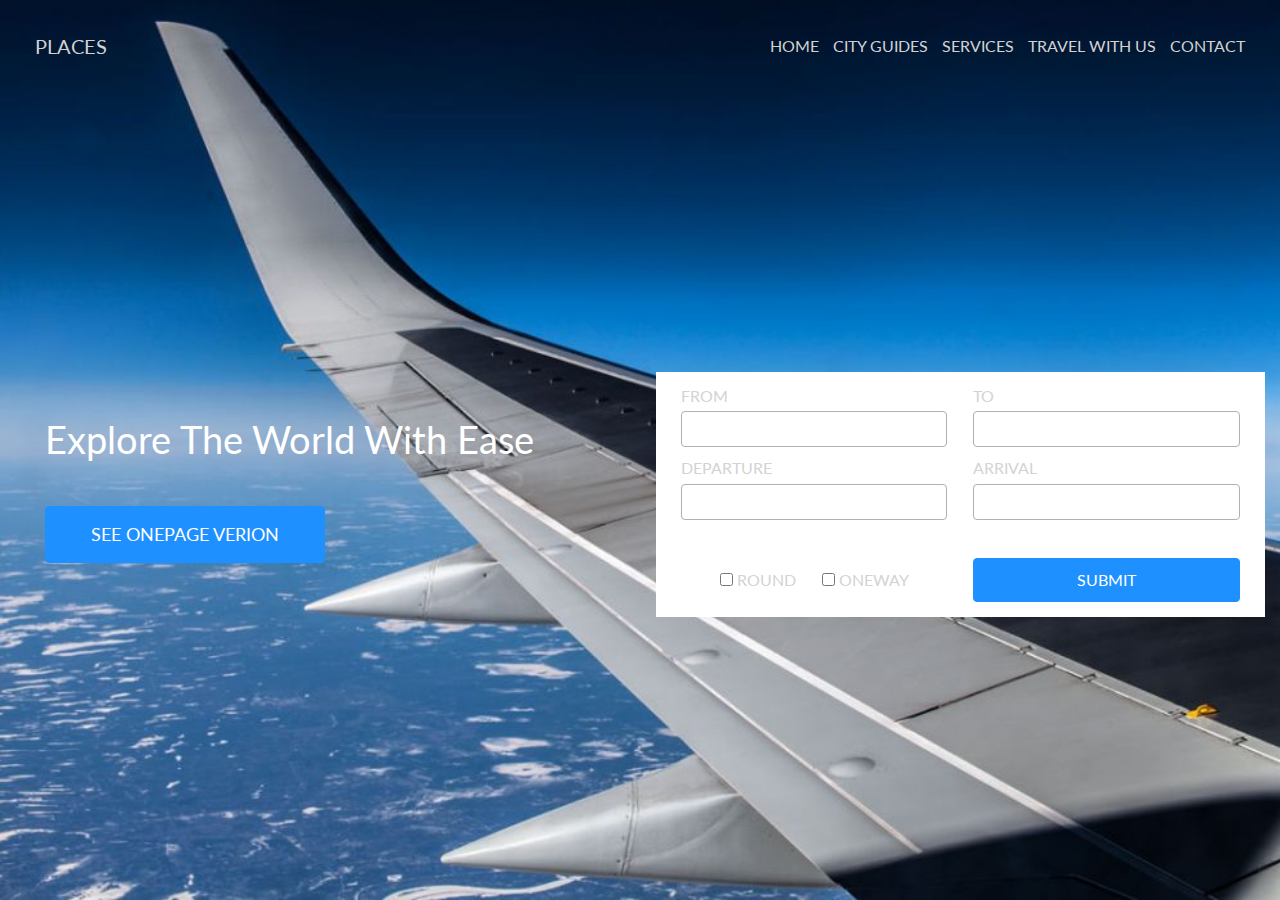
<file: 01. Airline landing/index.html>
<!DOCTYPE html>
<html lang="en">
<head>
    <meta charset="UTF-8">
    <meta name="viewport" content="width=device-width, initial-scale=1.0">
    <title>Plane land</title>
    <link href="https://fonts.googleapis.com/css2?family=Lato&display=swap" rel="stylesheet">
    <link rel="stylesheet" href="normalize.css" />
    <link rel="stylesheet" href="styles.css" />
</head>
<body class="page">
    <header class="header">
        <button class="burger-menu">
            <span></span>
            <span></span>
            <span></span>
        </button>
        <div class="logo">
            places
        </div>
        <div class="navigation">
            <nav>
                <ul class="nav-list">
                    <li class="nav-list-item">
                        <a href="https//:home.com" class="nav-list-link">home</a>
                    </li>
                    <li class="nav-list-item">
                        <a href="https//:city.com" class="nav-list-link">city guides</a>
                    </li>
                    <li class="nav-list-item">
                        <a href="https//:serve.com>" class="nav-list-link">services</a>
                    </li>
                    <li class="nav-list-item">
                        <a href="https//:travel.com" class="nav-list-link">travel with us</a>
                    </li>
                    <li class="nav-list-item">
                        <a href="https//:contact.com" class="nav-list-link">contact</a>
                    </li>
                </ul>
            </nav>
        </div>
    </header>
    <section class="content">
        <div class="left-column">
            <h1 class="page-title">Explore The World With Ease</h1>
            <a href="https//:home.com" class="show-button">
                see onepage verion
            </a>
        </div>
        <div class="right-column">
            <div class="form">
                <form>
                    <div class="form-row">
                        <div class="form-column">
                            <label for="from-input" class="label-list">from</label>
                            <input id="from-input" class="form-input"/>
                        </div>
                        <div class="form-column">
                            <label for="to-input" class="label-list">to</label>
                            <input id="to-input" class="form-input"/>
                        </div>
                    </div>
                    <div class="form-row">
                        <div class="form-column">
                            <label for="departure-input" class="label-list">departure</label>
                            <input id="departure-input" class="form-input"/>
                        </div>
                        <div class="form-column">
                            <label for="arrival-input" class="label-list">arrival</label>
                            <input id="arrival-input" class="form-input"/>
                        </div>
                    </div>
                    <div class="form-row submit-row">
                        <div class="form-column">
                            <input type="checkbox" id="first-checkbox" class="page-checkbox"/>
                            <label for="first-checkbox" class="label-checkbox" id="checklabel">round</label>
                            <input type="checkbox" id="second-checkbox" class="page-checkbox"/>
                            <label for="second-checkbox" class="label-checkbox">oneway</label>
                        </div>
                        <div class="form-column submit">
                            <button type="submit" class="submitButton">submit</button>
                        </div>
                    </div>
                </form>
            </div>
        </div>
    </section>
    <script>
        let burgerButton = document.querySelector(".burger-menu");
        burgerButton.addEventListener("click", function(event) {
            let navigation = document.querySelector('.navigation');
            navigation.classList.toggle("opened");
        })
    </script>
</body>
</html>
</file>
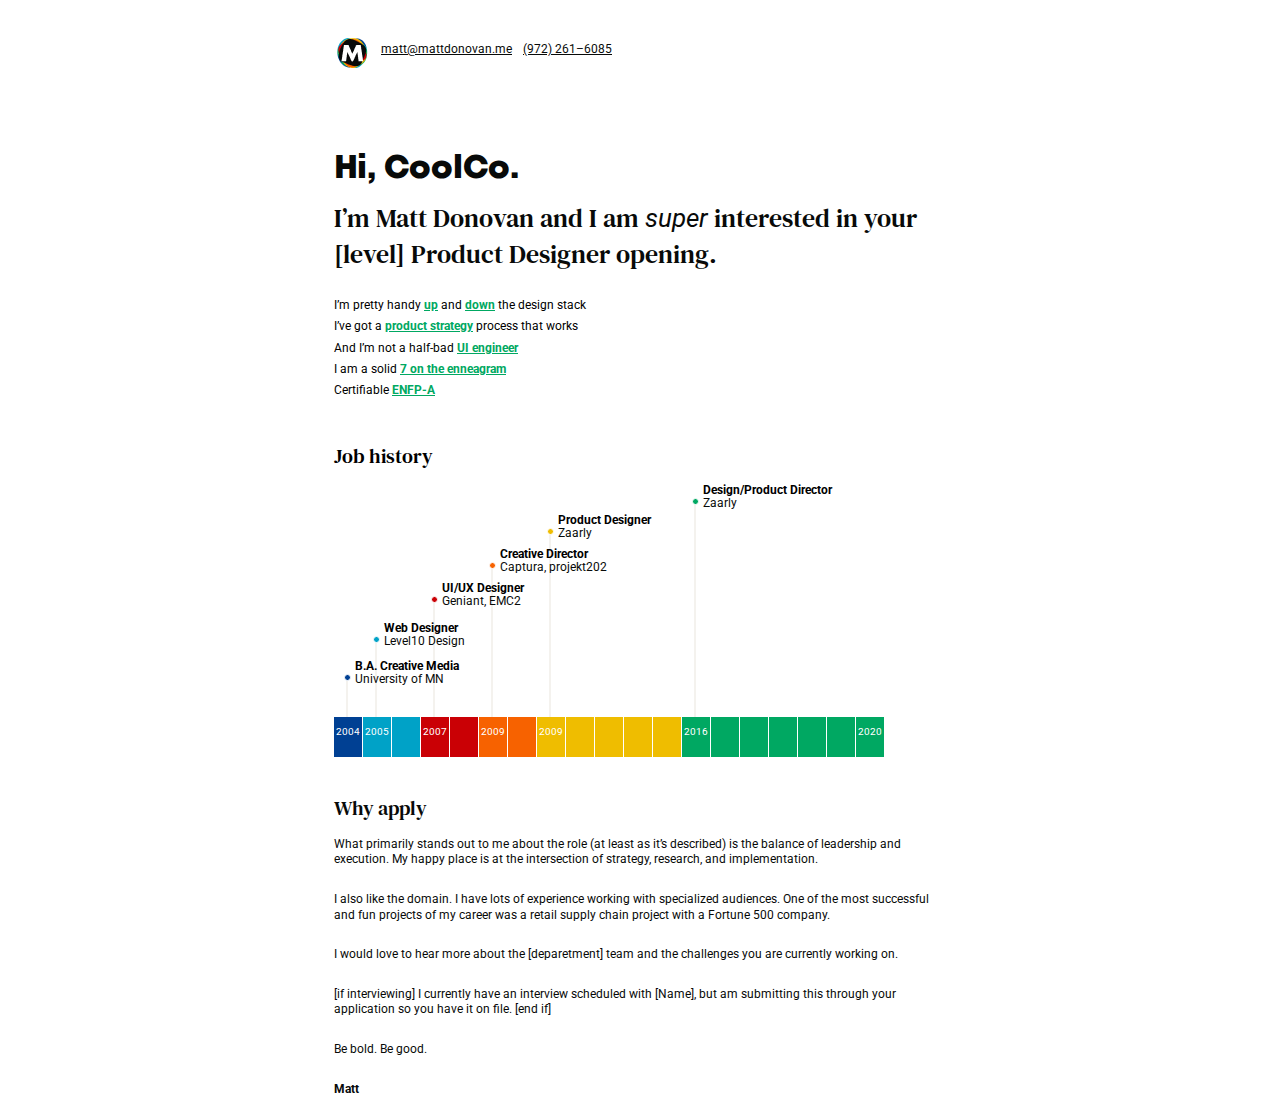
<file: 02. Resume/index.html>
<!DOCTYPE html>
<html lang="en">
<head>
    <meta charset="UTF-8">
    <meta name="viewport" content="width=device-width, initial-scale=1.0">
    <title>Resume</title>
    <link href="https://fonts.googleapis.com/css2?family=Roboto&display=swap" rel="stylesheet">
    <link href="https://fonts.googleapis.com/css2?family=DM+Serif+Text&display=swap" rel="stylesheet">
    <link rel='stylesheet' href='./styles.css' />
</head>
<body class="page">
    <header class="header">
        <div class="logo">
            <img src="./images/M--colors.png" alt="lofo" class="page-logo">
        </div>
        <div class="contacts">
            <a href="mailto:matt@mattdonovan.me"class="email">matt@mattdonovan.me</a>
            <a href="tel:(972) 261–6085" class="phone">(972) 261–6085</a>
        </div>
    </header>
    <section class="content">
        <h1 class="page-title">Hi, CoolCo.</h1>
        <h2 class="intro">
            I’m Matt Donovan and I am <i>super </i>interested in your [level] Product Designer opening.
        </h2>
        <div class="skills">
            <ul class="skills-list">
                <li class="skills-list-item">I’m pretty handy <a href="https://dribbble.com/shots/53190-Experience-Blueprint-Poster" class="skills-list-link">up</a> and <a href="https://dribbble.com/shots/11325865-Moving-prototype" class="skills-list-link">down</a> the design stack</li>
                <li class="skills-list-item">I’ve got a <a href="https://drive.google.com/file/d/1qoJ-TIy8XMUCZ0xAK7S8WXbBj1NPFYip/view" class="skills-list-link">product strategy</a> process that works</li>
                <li class="skills-list-item">And I’m not a half-bad <a href="https://www.mattdonovan.me/" class="skills-list-link">UI engineer</a></li>
                <li class="skills-list-item">I am a solid <a href="https://www.enneagraminstitute.com/type-7" class="skills-list-link">7 on the enneagram</a></li>
                <li class="skills-list-item">Certifiable <a href="https://www.16personalities.com/enfp-personality" class="skills-list-link">ENFP-A</a></li>
            </ul>
        </div>
        <div class="job-history">
            <h2 class="job-history-title">Job history</h2>
            <div class="jobs">
                <div class="job">
                    <div class="years-line">
                        <div class="year univer-year">
                            2004
                        </div>
                    </div>
                    <div class="description">
                        <div class="line univer-line"></div>
                        <div class="ball univer-ball"></div>
                        <div class="job-information">
                            <div class="position">B.A. Creative Media</div>
                            <div class="company">University of MN</div>
                        </div>
                    </div>
                </div>
                <div class="job">
                    <div class="years-line">
                        <div class="year level-year">
                            2005
                        </div>
                        <div class="year level-year"></div>
                    </div>
                    <div class="description">
                        <div class="line level-line"></div>
                        <div class="ball level-ball"></div>
                        <div class="job-information">
                            <div class="position">Web Designer</div>
                            <div class="company">Level10 Design</div>
                        </div>
                    </div>
                </div>
                <div class="job">
                    <div class="years-line">
                        <div class="year geniant-year">
                            2007
                        </div>
                        <div class="year geniant-year"></div>
                    </div>
                    <div class="description">
                        <div class="line geniant-line"></div>
                        <div class="ball geniant-ball"></div>
                        <div class="job-information">
                            <div class="position">UI/UX Designer</div>
                            <div class="company">Geniant, EMC2</div>
                        </div>
                    </div>
                </div>
                <div class="job">
                    <div class="years-line">
                        <div class="year captura-year">
                            2009
                        </div>
                        <div class="year captura-year"></div>
                    </div>
                    <div class="description">
                        <div class="line captura-line"></div>
                        <div class="ball captura-ball"></div>
                        <div class="job-information">
                            <div class="position">Creative Director</div>
                            <div class="company">Captura, projekt202</div>
                        </div>
                    </div>
                </div>
                <div class="job">
                    <div class="years-line">
                        <div class="year zaarly-year">
                            2009
                        </div>
                        <div class="year zaarly-year"></div>
                        <div class="year zaarly-year"></div>
                        <div class="year zaarly-year"></div>
                        <div class="year zaarly-year"></div>
                    </div>
                    <div class="description"> 
                        <div class="line zaarly-line"></div>
                        <div class="ball zaarly-ball"></div>
                        <div class="job-information">
                            <div class="position">Product Designer</div>
                            <div class="company">Zaarly</div>
                        </div>
                    </div>
                </div>
                    <div class="job">
                        <div class="years-line">
                            <div class="year director-zaarly-year">
                                2016
                            </div>
                            <div class="year director-zaarly-year"></div>
                            <div class="year director-zaarly-year"></div>
                            <div class="year director-zaarly-year"></div>
                            <div class="year director-zaarly-year"></div>
                            <div class="year director-zaarly-year"></div>
                            <div class="year director-zaarly-year">
                                2020
                            </div>
                        </div>
                        <div class="description">
                            <div class="line director-zaarly-line"></div>
                            <div class="ball director-zaarly-ball"></div>
                            <div class="job-information">
                                <div class="position">Design/Product Director</div>
                                <div class="company">Zaarly</div>
                            </div>
                        </div>
                    </div>
            </div>
        </div>
        <div class="self-description">
            <h2 class="self-description-title">Why apply</h2>
            <p class="self-description-item">
                What primarily stands out to me about the role (at least as it’s described) is the balance of leadership and execution. 
                My happy place is at the intersection of strategy, research, and implementation.
            </p>
            <p class="self-description-item">
                I also like the domain. I have lots of experience working with specialized audiences. 
                One of the most successful and fun projects of my career was a retail supply chain project with a Fortune 500 company.
            </p>
            <p class="self-description-item">
                I would love to hear more about the [deparetment] team and the challenges you are currently working on.
            </p>
            <p class="self-description-item">
                [if interviewing] I currently have an interview scheduled with [Name], 
                but am submitting this through your application so you have it on file. [end if]
            </p>
            <p class="self-description-item">
                Be bold. Be good.
            </p>
            <p class="self-description-item"><b>Matt</b></p>
        </div>
    </section>
</body>
</html>
</file>
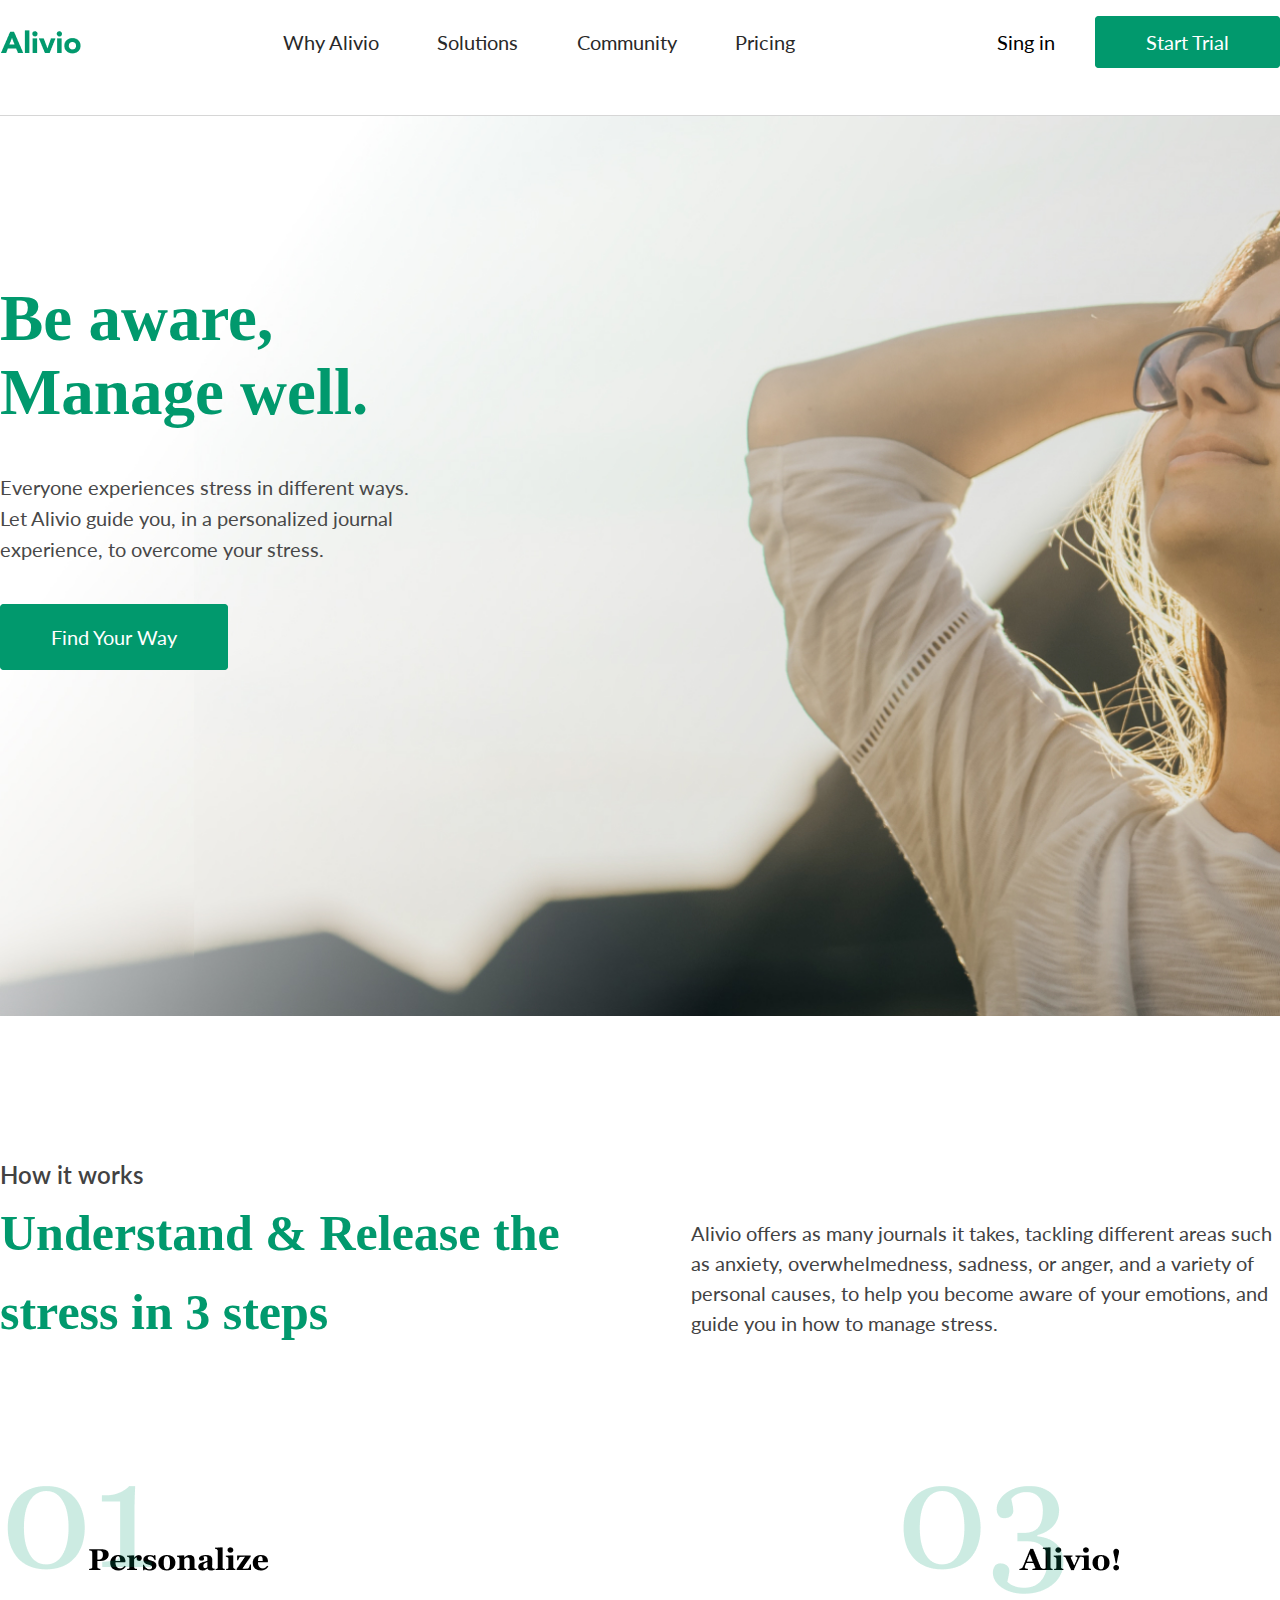
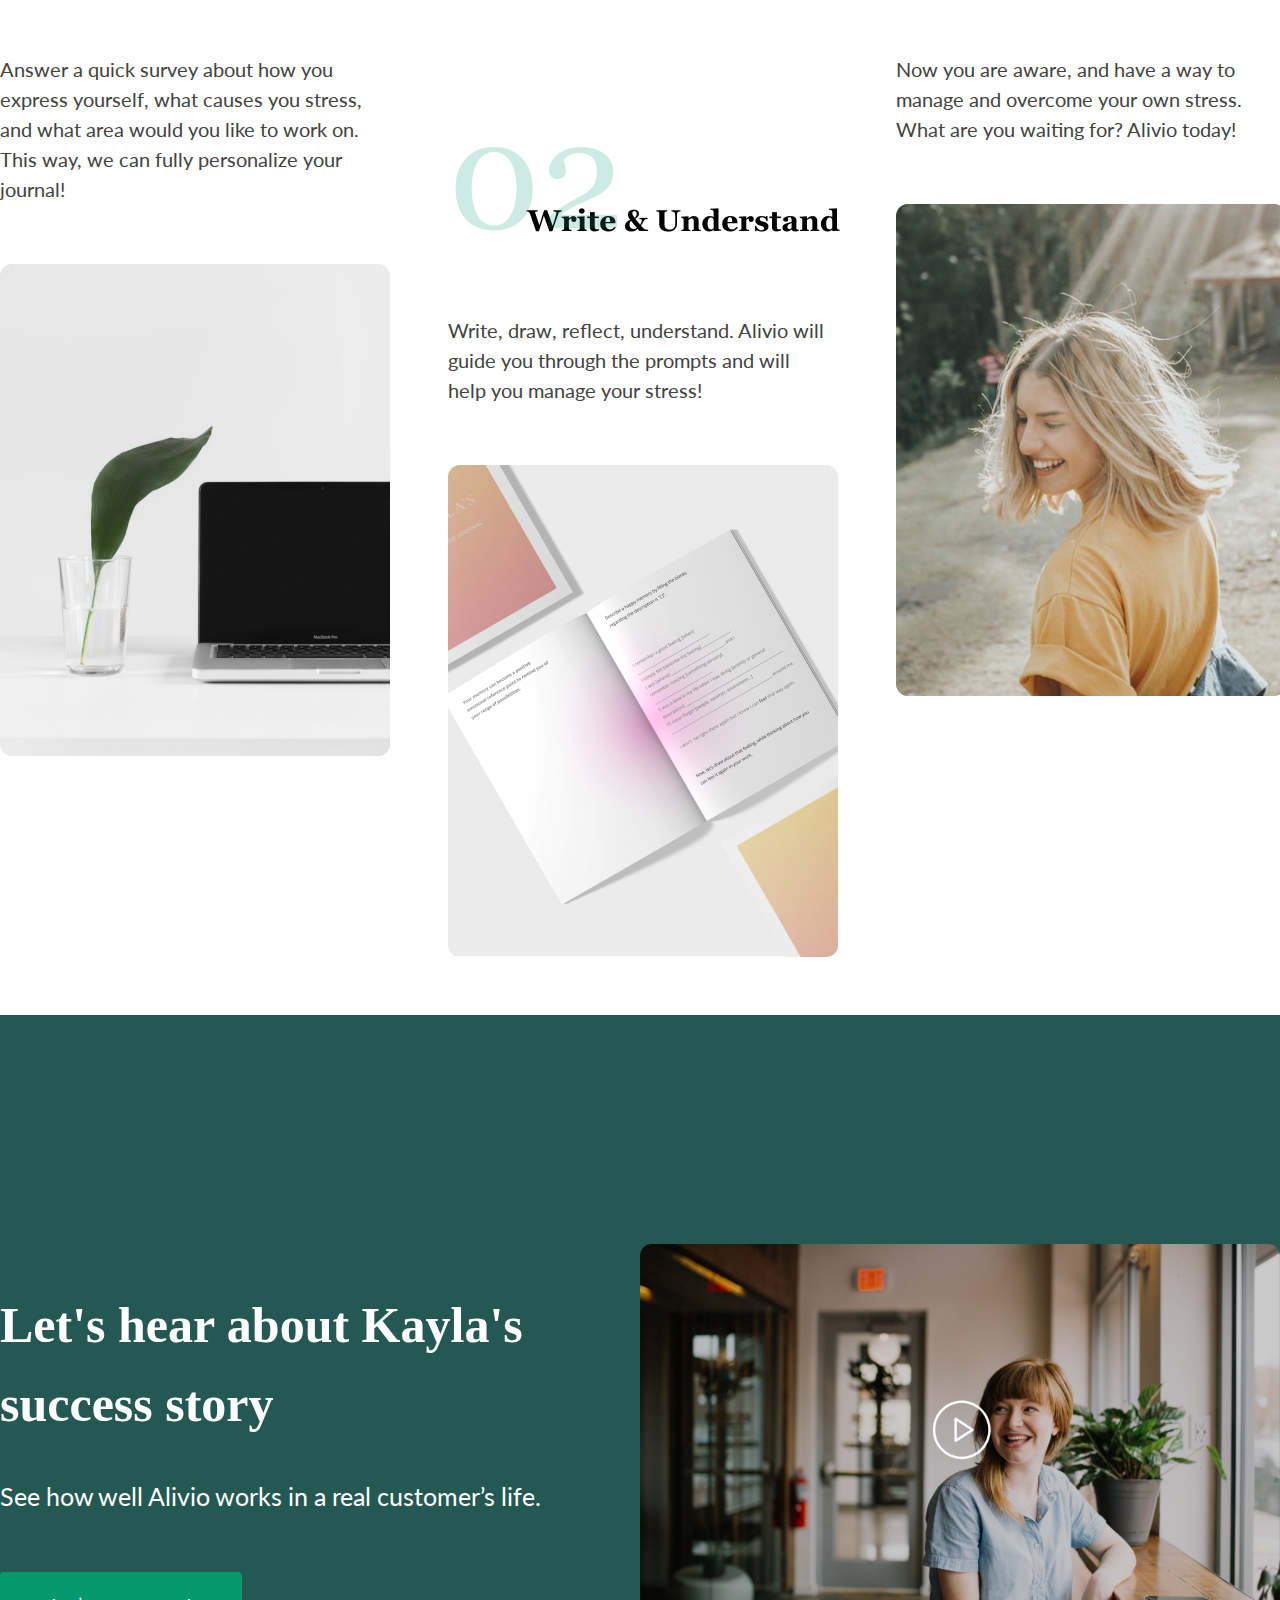
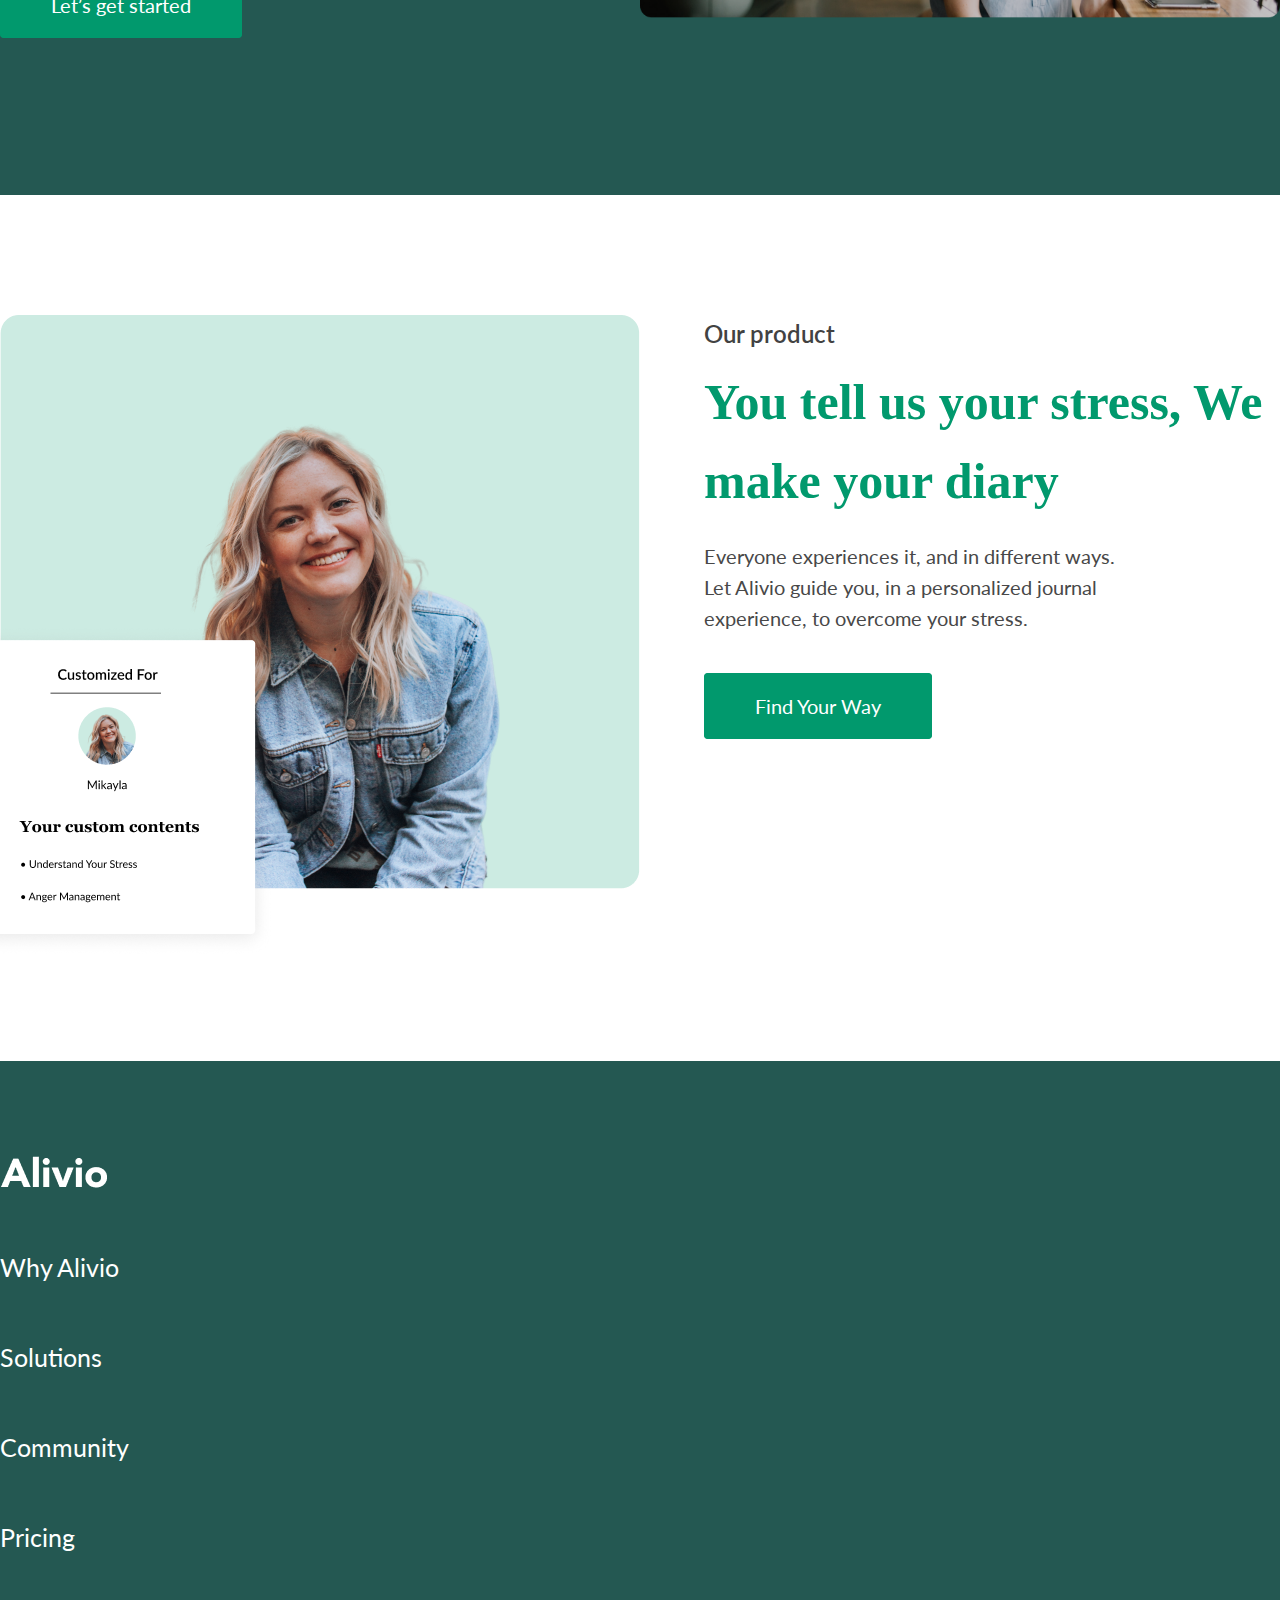
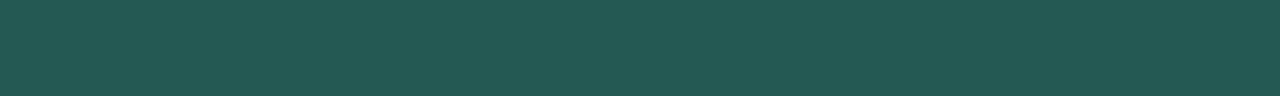
<file: 03. Alivio landing/index.html>
<!DOCTYPE html>
<html lang="en">
<head>
    <meta charset="UTF-8">
    <meta name="viewport" content="width=device-width, initial-scale=1.0">
    <title>Alivio</title>
    <link href="https://fonts.googleapis.com/css2?family=Lato:wght@400;700&display=swap" rel="stylesheet">
    <link rel='stylesheet' href='./styles.css' />
</head>
<body class="page">
        <header class="header">
            <div class="logo">
                <img src="images/Logo.png" />
            </div>
            <div class="navigation">
                <nav>
                    <ul class="nav-list">
                        <li class="nav-list-item">
                            <a href="https//:alivio.com" class="nav-list-link">Why Alivio</a>
                        </li>
                        <li class="nav-list-item">
                            <a href="https//:alivio.com" class="nav-list-link">Solutions</a>
                        </li>
                        <li class="nav-list-item">
                            <a href="https//:alivio.com>" class="nav-list-link">Community</a>
                        </li>
                        <li class="nav-list-item">
                            <a href="https//:alivio.com" class="nav-list-link">Pricing</a>
                        </li>
                    </ul>
                </nav>
            </div>
            <div class="autorization">
                <a href="https//:alivio.com" class="sing-in-button">Sing in</a>
                <a href="https//:alivio.com" class="registration-button">Start Trial</a>
            </div>
        </header>
        <div class="content">
            <section class="hero-header" id="hero-header">
                <div class="hero-content">
                    <h1 class="page-title">Be aware, Manage well.</h1>
                    <div class="manage-description">Everyone experiences stress in different ways. Let Alivio guide you, in a personalized journal experience, to overcome your stress.</div>
                    <a href="https//:alivio.com" class="find-way-button">Find Your Way</a>
                </div>
            </section>
            <section class="steps-container" id="steps-container">
                <div class="how-it-works">
                    <div class="headline">
                        <span class="keyword">How it works</span>
                        <h2 class="steps-title">Understand & Release the stress in 3 steps</h2>
                    </div>
                    <div class="steps-content">
                        Alivio offers as many journals it takes, tackling different areas such as anxiety, overwhelmedness, sadness, or anger, and a variety of personal causes, to help you become aware of your emotions, and guide you in how to manage stress.
                    </div>
                </div>
                <div class="steps">
                    <div class="personalize-column">
                        <img src="./images/Group 26.png" />
                        <p class="steps-paragraph">Answer a quick survey about how you express yourself, what causes you stress, and what area would you like to work on. This way, we can fully personalize your journal!</p>
                        <img src="./images/Rectangle 30.png" />
                    </div>
                    <div class="write-column">
                        <img src="./images/Group 26_2.png" />
                        <p class="steps-paragraph">Write, draw, reflect, understand. Alivio will guide you through the prompts and will help you manage your stress!</p>
                        <img src="./images/Rectangle 30_2.png"/>
                    </div>
                    <div class="alivio-column">
                        <img src="./images/Group 26_3.png"/>
                        <p class="steps-paragraph">Now you are aware, and have a way to manage and overcome your own stress.
                            What are you waiting for? Alivio today!</p>
                        <img src="./images/Rectangle30_3.png"/>
                    </div>
                </div>
            </section>
            <section class="get-start-container" id="get-start-container">
                <div class="get-start-background">
                    <div class="get-start-content">
                        <h2 class="get-start-title">Let's hear about Kayla's success story</h2>
                        <div class="get-start-description">See how well Alivio works in a real customer’s life. </div>
                        <a href ="https//:alivio.com" class="find-way-button">Let’s get started</a>
                    </div>
                    <img src="./images/Video.png" class="get-start-movie"></img>
                </div>
            </section>
            <section class="our-product-container" id="our-product-container">
                <div class="our-product-media">
                    <img src="./images/Image.png" class="product-photo"/>
                    <img src="./images/Card.png" class="product-card"/>
                </div>
                <div class="our-product-content">
                    <span class="keyword product-keyword">Our product</span>
                    <h2 class="our-product-title">You tell us your stress,
                        We make your diary</h2>
                    <div class="our-product-description">Everyone experiences it, and in different ways.
                        Let Alivio guide you, in a personalized journal experience, to overcome your stress.</div>
                    <a href="https//:alivio.com" class="find-way-button">Find Your Way</a>
                </div>
            </section>
        </div>
        <footer class="footer">
            <div class="footer-content">
                <img src="images/Alivio.png" class="footer-logo"/>
                <ul class="footer-navigation">
                    <li class="footer-navigation-item">
                        <a href="#hero-header" class="footer-navigation-link">Why Alivio</a>
                    </li>
                    <li class="footer-navigation-item">
                        <a href="#steps-container" class="footer-navigation-link">Solutions</a>
                    </li>
                    <li class="footer-navigation-item">
                        <a href="#get-start-container" class="footer-navigation-link">Community</a>
                    </li>
                    <li class="footer-navigation-item">
                        <a href="#our-product-container" class="footer-navigation-link">Pricing</a>
                    </li>
                </ul>
            </div>
        </footer>
</body>
</html>
</file>
<file: 01. Airline landing/styles.css>
* {
    box-sizing: border-box;
    font-family: 'Lato', sans-serif;
}

.page {
    background-image: url(./images/img.jpg);
    background-size: cover;
    min-height: 100vh;
}

.header {
    max-width: 1280px;
    margin: 0 auto;
}

.logo {
    text-align: center;
    text-transform: uppercase;
    color: #d2d2d2;
    font-size: 20px;
    margin: 10px;
}

.navigation {
    background-color: rgba(0, 0, 0, 0.82);
    padding: 12px 0;
    position: absolute;
    width: 100%;
    transform: translateX(-100%);
    transition: transform 0.3s ease-in;
}

.navigation.opened {
    transform: translateX(0);
}

.nav-list {
    list-style: none;
    margin: 0;
}

.nav-list-link {
    font-size: 16px;
    color: #d2d2d2;
    text-decoration: none;
    text-transform: uppercase;
}

.nav-list-item {
    padding: 6px 0;
}

.burger-menu {
    border: none;
    background: none;
    position: absolute;
    left: 5px;
    top: 14px;
}

.burger-menu span {
    display: block;
    width: 26px;
    height: 3px;
    background-color: white;
    margin-bottom: 4px;
}

.content {
    max-width: 1280px;
    margin: 0 auto;
}

.left-column {
    text-align: center;
}

.page-title {
    color: #fff;
    font-size: 18px;
    margin: 36px 0 0 0;
    font-weight: normal;
}

.show-button {
    text-transform: uppercase;
    color: white;
    text-decoration: none;
    border: 1px solid #1E90FF;
    background-color: #1E90FF;
    border-radius: 4px;
    padding: 12px 30px;
    margin: 44px 0;
    display: inline-block;
}

.right-column {
    text-align: center;
    color: #d3d3d3;
    margin: 0 15px 20px 15px;
}

.form {
    padding: 15px 0;
    background-color: white;
}

.form-column {
    width: 80%;
    margin: 0 auto;
}

.label-list {
    display: block;
    text-transform: uppercase;
    text-align: left;
}

.form-input {
    width: 100%;
    height: 36px;
    margin: 6px 0 12px;
    border: 1px solid #b0b0b0;
    border-radius: 4px;
    padding-left: 8px;
    font-size: 14px;
}

.form-input:focus {
    outline: none;
    border: 1px solid #0e6ab3;
}

.page-checkbox:checked + .label-checkbox {
    color: black;
}

.label-checkbox {
    text-transform: uppercase;
}

#checklabel {
    margin-right: 44px;
}

.submitButton {
    margin-top: 19px;
    text-transform: uppercase;
    color: white;
    border: 1px solid #1E90FF;
    background-color: #1E90FF;
    border-radius: 4px;
    padding: 12px;
    width: 100%;
}

@media (min-width: 500px) {
    .page {
        background-size: cover;
        min-height: 100vh;
    }
    
    .right-column {
        width: 70%;
        margin: 30px auto;
    }

    .form-row {
        display: flex;
        justify-content: space-between;
        align-items: center;
    }
    .form-column {
        width: calc(50% - 13px);
        margin: 0;
    }

    .form {
        padding: 15px 25px;
    }

    .submitButton {
        margin-top: 0;
    }

    .submit-row {
        margin-top: 26px;
    }
}

@media (min-width: 1024px) {
    .content {
        display: flex;
        height: calc(100vh - 97px);
        align-items: center;
    }

    .header {
        display: flex;
        justify-content: space-between;
        padding: 25px;
    }

    .burger-menu {
        display: none;
    }

    .logo {
        text-align: left;
    }

    .navigation {
        position: static;
        width: calc(100% - 90px);
        transform: translateX(0);
        background-color: transparent;
    }
    
    .nav-list {
        text-align: end;
    }

    .nav-list-item {
        display: inline;
        margin-right: 10px;
    }

    .nav-list-link:hover {
        color: #FFF;
        transition: color 0.3s ease-in;
    }

    .right-column {
        width: 50%;
        margin: 15px;
    }

    .left-column {
        width: 50%;
        margin: 15px;
        padding-left: 30px;
        text-align: left;
    }

    .page-title {
        font-size: 38px;
        text-align: left;
        padding-right: 80px;
    }

    .show-button {
        padding: 17px 45px;
        font-size: 18px;
    }

    .label-checkbox {
        font-size: 16px;
    }

    #checklabel {
        margin-right: 22px;
    }

    .show-button:hover, .submitButton:hover {
        background:transparent;
        transition: color 0.3s ease-in;
        color: black;
        border: 1px solid #1E90FF;
    }
}
</file>
<file: 02. Resume/styles.css>
@font-face {
    font-family: "Mont";
    src: url("./fonts/Mont-Heavy.woff2") format("woff2");
}

* {
    font-family: "Roboto", sans-serif; 
    color: #080A09;
    box-sizing: border-box;
}

.header {
    max-width: 612px;
    margin: 0 auto;
}

.content {
    padding: 15px;
    max-width: 612px;
    margin: 0 auto;
}

.logo, .email, .phone {
    text-align: center;
}

.email, .phone {
    font-style: normal;
    font-weight: normal;
    font-size: 12px;
    display: block;
}

.page-title {
    font-family: "Mont", serif;
    margin-bottom: 32px;
    font-size: 34px;
}

.intro {
    font-family: 'DM Serif Text', serif;
    font-weight: normal;
    margin-bottom: 32px;
    font-size: 26px;
}

.skills-list {
    list-style: none;
    padding-left: 0;
}

.skills-list-item {
    padding-bottom: 18px;
    font-size: 16px;
    color: #000;
}

.skills-list-link {
    color: #00A862;
    font-weight: 700;
}

.job-history-title {
    color: #000;
}

.job {
    display: flex;
}

.description {
    display: flex;
}

.year {
    text-align: center;
    color: white;
    padding-top: 8.5px;
    height: 36px;
    width: 52px;
    margin-bottom: 2px;
    flex-shrink: 0;
}

.line {
    border-bottom: 2px solid #F4F2EE;
    height: 18px;
}

.ball {
    border-radius: 50%;
    width: 7px;
    height: 7px;
    margin-top: 14.5px;
    flex-shrink: 0;
    border: 1px solid #FFFFFF;
}

.position {
    color: black;
    font-size: 16px;
    font-weight: bold;
}

.job-information {
    margin-left: 15px;
}

.univer-line {
    width: 8px;
}

.univer-year, .univer-ball {
    background-color: #004093;
}

.level-line {
    width: 16px;
}

.level-year, .level-ball {
    background-color: #00A2C7;
}

.geniant-line {
    width: 28px;
}

.geniant-year, .geniant-ball {
    background-color: #CA0005;
}

.captura-line {
    width: 46px;
}

.captura-year, .captura-ball {
    background-color: #F76200;
}

.zaarly-year, .zaarly-ball {
    background-color: #EFBD00;
}

.zaarly-line {
    width: 68px;
}

.director-zaarly-year, .director-zaarly-ball {
    background-color: #00A862;
}

.director-zaarly-line {
    width: 116px;
}

.self-description-title, .job-history-title {
    font-family: 'DM Serif Text', serif;
    font-weight: normal;
    font-size: 26px;
}

.self-description-item {
    font-size: 16px;
    margin-bottom: 32px;
    line-height: 1.5em;
}

@media (min-width: 500px) {
    .page {
        padding: 35px 57px 99px 57px;
        height: 100vh;
        margin: 0;
    }

    .content {
        padding: 0;
    }

    .header {
        display: flex;
    }

    .contacts {
        display: flex;
    }

    .email, .phone {
        padding-left: 11px;
        padding-top: 7px;
    }

    .page-title {
        margin: 73px 0 10px 0;
        font-size: 32.67px;
    }
    
    .intro {
        margin: 0 0 27px 0;
    }

    .skills-list-item {
        padding-bottom: 8.5px;
        font-size: 12px;
        line-height: 107.3%;
    }

    .job-history-title {
        font-size: 19.8px;
        line-height: 114.8%;
        margin-top: 39px;
    }

    .jobs {
        display: flex;
    }

    .job {
        flex-direction: column-reverse;
    }

    .years-line {
        display: flex;
    }

    .description {
        display: flex;
        flex-direction: column-reverse;
        position: relative;
    }

    .line {
        border-bottom: none;
        border-right: 2px solid #F4F2EE;
        width: 14px;
    }

    .year {
        width: 28px;
        height: 40px;
        margin-bottom: 0;
        margin-right: 1px;
        font-size: 10px;
    }

    .job-information {
        position: absolute;
        top: 0;
        z-index: 1;
        left: 6px;
    }

    .ball {
        margin-left: 10px;
    }

    .univer-line {
        height: 36px;
    }

    .level-line {
        height: 74px;
    }

    .geniant-line {
        height: 114px;
    }

    .captura-line {
        height: 148px;
    }

    .zaarly-line {
        height: 182px;
    }

    .director-zaarly-line {
        height: 212px;
    }

    .position, .company {
        font-size: 12px;
        line-height: 114.8%;
        width: 136px;
    }

    .self-description-item {
        font-style: normal;
        font-weight: normal;
        font-size: 12px;
        line-height: 130%;
        margin-bottom: 24px;
    }

    .self-description-title {
        font-family: "DM Serif Text";
        font-style: normal;
        font-weight: normal;
        font-size: 19.8px;
        line-height: 114.8%;
        margin: 40px 0 17px 0;    
    }
}
</file>
<file: 03. Alivio landing/styles.css>
@font-face {
    font-family: "Georgia";
    src: url("./fonts/9605.ttf") format("ttf");
}

h1, h2, h3 {
    font-family: Georgia;
    font-style: normal;
    font-weight: bold;
    color: #01996D;
    font-size: 50px;
    line-height: 79px;
}

.page {
    box-sizing: border-box;
    font-family: 'Lato', sans-serif;
    font-weight: 400;
    font-size: 20px;
    line-height: 24px;
    margin: 0 auto;
}

.header {
    display: flex;
    height: 85px;
    justify-content: space-between;
    padding-top: 30px;
    max-width: 1280px;
    margin: auto;
}

.navigation {
    width: 40%;
}

.nav-list {
    list-style: none;
    padding: 0;
    margin: 0;
    display: flex;
    justify-content: space-between;
}

.nav-list-link {
    text-decoration: none;
    color: #292929;
}

.registration-button {
    color: #fff;
    background-color: #01996D;
    border: 1px solid #01996D;
    border-radius: 4px;
    padding: 13px 50px;
    text-align: center;
    text-decoration: none;
}

.sing-in-button {
    padding-right: 35px;
    text-decoration: none;
    color: #000;
}

.hero-header {
    background-image: url(./images/BG.jpg);
    height: 100vh;
    border-top: 1px solid #D6D6D6;
    background-size: cover;
}

.hero-content {
    padding-top: 121px;
    max-width: 1280px;
    margin: 0 auto;
}

.page-title {
    font-size: 65px;
    line-height: 74px;
    width: 440px;
}

.manage-description, .our-product-description {
    line-height: 31px;
    color: #484848;
    width: 420px;
    margin-bottom: 60px;
}

.find-way-button {
    line-height: 25px;
    color: #FFFFFF;
    background-color: #01996D;
    border: 1px solid #01996D;
    border-radius: 4px;
    padding: 20px 50px;
    text-decoration: none;
}

.steps-container {
    max-width: 1280px;
    padding: 140px 0 51px 0;
    margin: 0 auto;
}

.how-it-works {
    display: flex;
    justify-content: space-between;
}

.headline {
    width: 46%;
}

.steps-title {
    margin: 0;
}

.keyword {
    font-weight: 600;
    font-size: 24px;
    line-height: 38px;
    color: #424242;
}

.steps-content {
    padding-top: 62px;
    width: 46%;
    line-height: 30px;
    color: #424242;
}

.steps {
    line-height: 30px;
    color: #424242;
    display: flex;
    justify-content: space-between;
    height: 1162px;
    margin-top: 50px;
}

.personalize-column, .alivio-column, .write-column {
    width: 30%;
}

.write-column {
    align-self: flex-end;
}

.steps-paragraph {
    margin-bottom: 60px;
}

.get-start-background {
    max-width: 1280px;
    padding: 229px 0 177px;
    margin: 0 auto;
    display: flex;
}
.get-start-container {
    background-color: #245852;
}

.get-start-movie {
    width: 50%;
}

.get-start-content {
    width: 50%;
}

.get-start-title {
    margin-bottom: 33px;
    color: #FFFFFF;
}

.get-start-description {
    font-size: 25px;
    line-height: 39px;
    color: #FFFFFF;
    margin-bottom: 77px;
}

.our-product-container {
    padding: 120px 0 168px;
    display: flex;
    justify-content: space-between;
    max-width: 1280px;
    margin: 0 auto;

}

.our-product-media {
    width: 45%;
    position: relative;
}

.our-product-content {
    width: 45%;
}

.product-card {
    position: absolute;
    left: -60px;
    top: 310px;
}

.our-product-title {
    margin-bottom: 20px;
    margin-top: 10px;
}

.footer {
    background-color: #245852;
}

.footer-content {
    padding: 95px 0 144px;
    max-width: 1280px;
    margin: 0 auto ;
}

.footer-navigation-item {
    margin-top: 60px;
}

.footer-navigation {
    list-style: none;
    padding-left: 0;
    margin: 0;
}

.footer-navigation-link {
    text-decoration: none;
    font-size: 25px;
    line-height: 30px;
    color: #FFFFFF;
}
</file>
